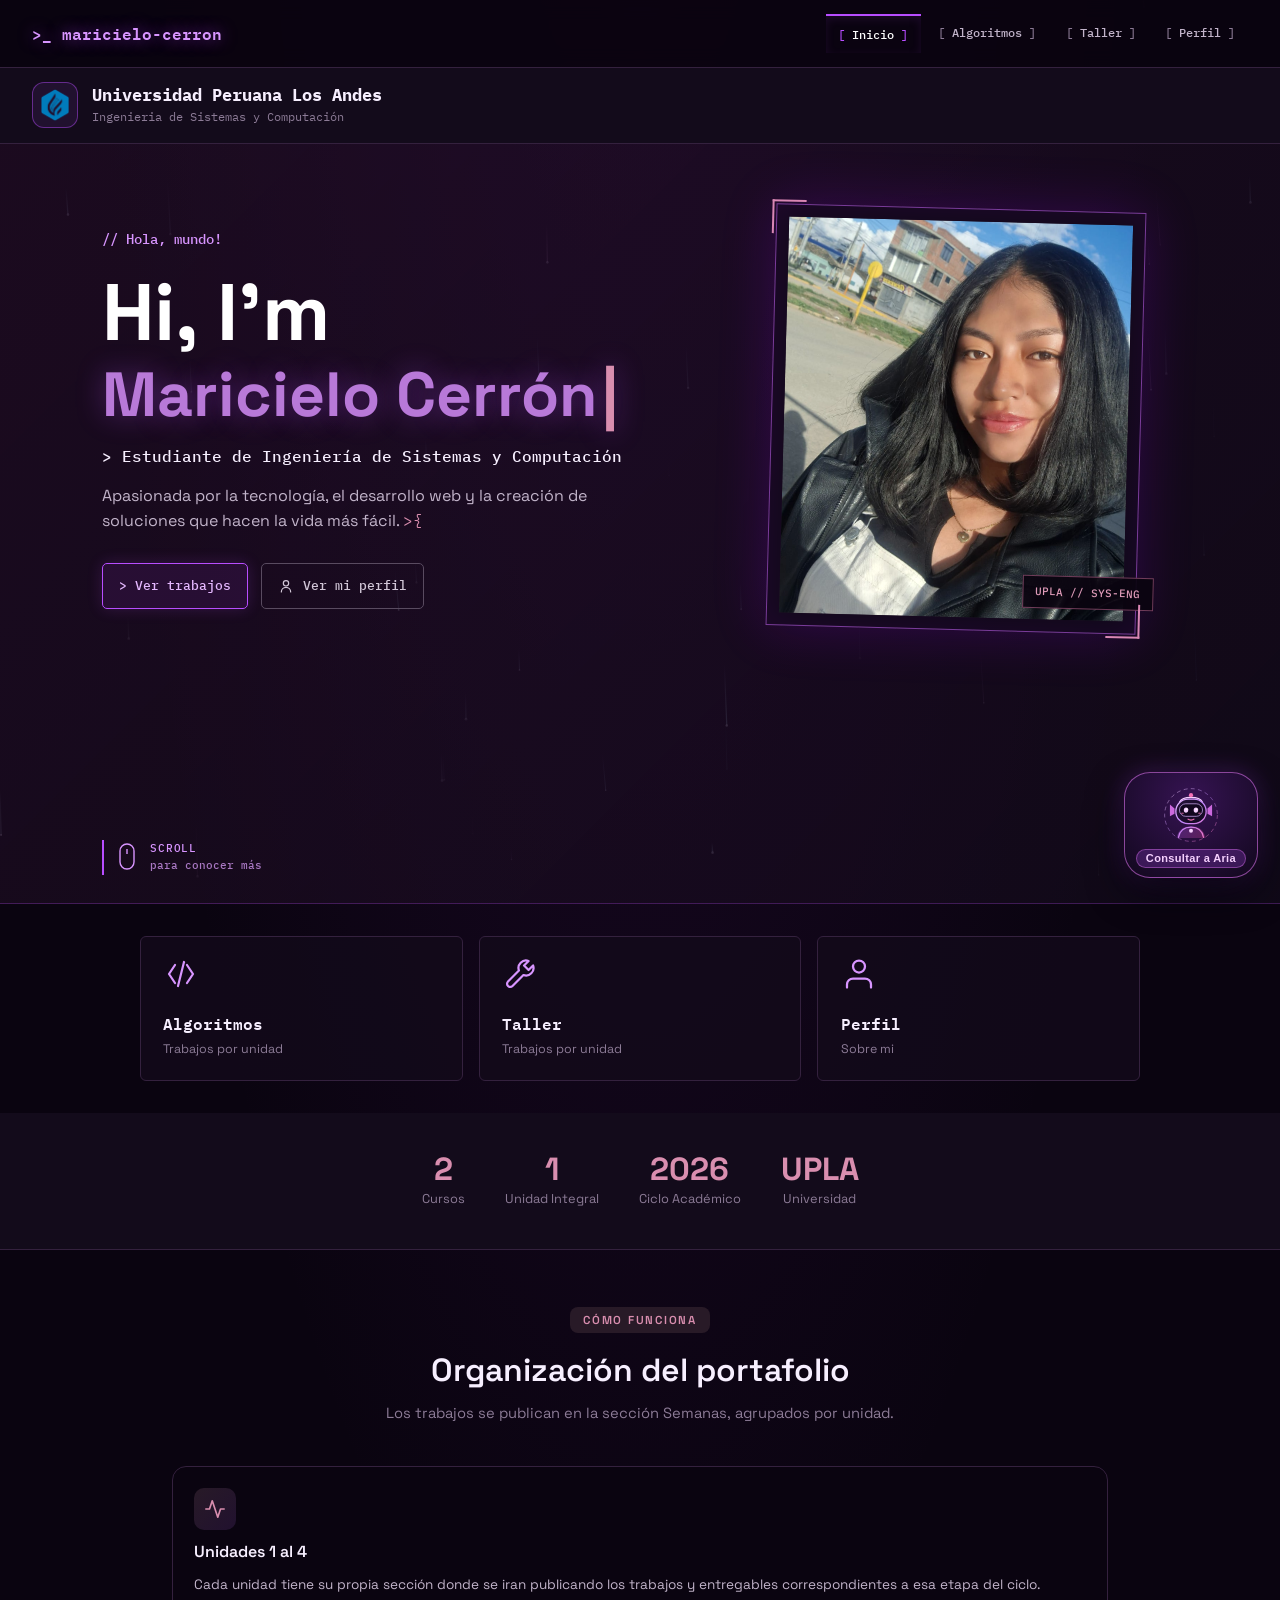
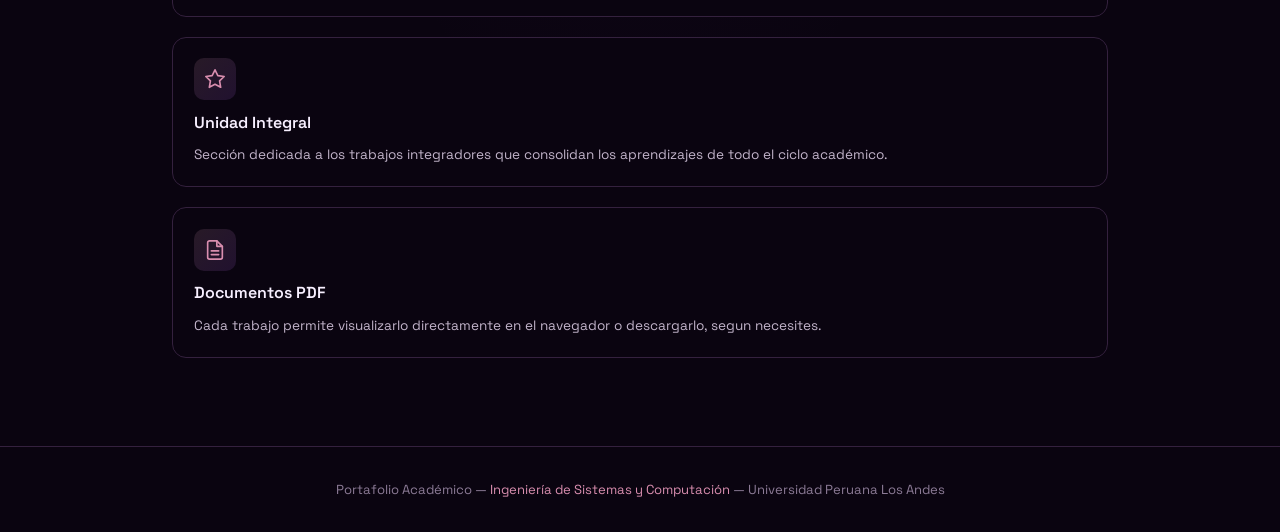
<file: index.html>
<!DOCTYPE html>
<html lang="es">
<head>
  <meta charset="UTF-8" />
  <meta name="viewport" content="width=device-width, initial-scale=1.0" />
  <meta name="description" content="Portafolio academico - Ingenieria de Sistemas y Computacion, Universidad Peruana Los Andes." />
  <title>Portafolio | Inicio</title>
  <link rel="stylesheet" href="css/style.css?v=20261116" />
  <script src="js/star-rain.js" defer></script>
  <script src="js/app.js?v=20261116" defer></script>
  <script src="js/chatbot.js" defer></script>
</head>
<body>

  <!-- NAVBAR -->
  <nav class="navbar" role="navigation" aria-label="Navegacion principal">
    <a href="index.html" class="navbar__brand">&gt;_ maricielo-cerron<span></span></a>

    <button class="navbar__toggle" id="navToggle" aria-label="Abrir menu" aria-expanded="false">
      <span></span><span></span><span></span>
    </button>

    <ul class="navbar__links" id="navLinks" role="list">
      <li><a href="index.html" class="active" aria-current="page">Inicio</a></li>
      <li><a href="algoritmos.html">Algoritmos</a></li>
      <li><a href="taller.html">Taller</a></li>
      <li><a href="perfil.html">Perfil</a></li>
    </ul>
  </nav>

  <!-- IDENTIDAD INSTITUCIONAL -->
  <div class="institution-bar" aria-label="Universidad Peruana Los Andes">
    <div class="institution-bar__logo">
      <img src="img/logo-upla.png" alt="Logo de la Universidad Peruana Los Andes" />
    </div>
    <div>
      <p class="institution-bar__name">Universidad Peruana Los Andes</p>
      <p class="institution-bar__faculty">Ingenieria de Sistemas y Computación</p>
    </div>
  </div>

  <!-- HERO -->
  <header class="hero hero--home">
    <div class="hero__layout">
      <div class="hero__content">
        <p class="hero__subtitle">// Hola, mundo!</p>
        <h1 class="hero__title">Hi, I'm<strong>Maricielo Cerrón<span class="hero__cursor" aria-hidden="true">|</span></strong></h1>
        <h2 class="hero__role">&gt; Estudiante de Ingeniería de Sistemas y Computación</h2>
        <p class="hero__desc">Apasionada por la tecnología, el desarrollo web y la creación de soluciones que hacen la vida más fácil. <span class="hero__desc-mark">&gt;{</span></p>
        <div class="hero__actions">
          <a class="hero__button hero__button--primary" href="#accesos">&gt; Ver trabajos</a>
          <a class="hero__button hero__button--secondary" href="perfil.html">
            <svg viewBox="0 0 24 24" aria-hidden="true"><circle cx="12" cy="8" r="4"/><path d="M5 21a7 7 0 0 1 14 0"/></svg>
            Ver mi perfil
          </a>
        </div>
      </div>
      <div class="hero__visual">
        <div class="hero__portrait">
          <img src="img/foto-perfil.jpeg" alt="Retrato de Maricielo Sarai Cerrón Villar" />
        </div>
        <span class="hero__visual-label">UPLA // SYS-ENG</span>
      </div>
    </div>
    <div class="hero__bottom">
      <a class="scroll-cue" href="#accesos">
        <svg viewBox="0 0 20 28" aria-hidden="true"><rect x="3" y="1" width="14" height="25" rx="7"/><path d="M10 6v5"/></svg>
        <span><strong>SCROLL</strong>para conocer más</span>
      </a>
    </div>
  </header>

  <nav class="hero-cards hero-cards--home" id="accesos" aria-label="Accesos rápidos" role="list">
      <a href="algoritmos.html" class="hero-card" role="listitem" id="acceso-algoritmos">
        <svg viewBox="0 0 24 24" aria-hidden="true">
          <polyline points="8 6 4 12 8 18"/>
          <polyline points="16 6 20 12 16 18"/>
          <line x1="14" y1="4" x2="10" y2="20"/>
        </svg>
        <p class="hero-card__label">Algoritmos</p>
        <p class="hero-card__sub">Trabajos por unidad</p>
      </a>

      <a href="taller.html" class="hero-card" role="listitem" id="acceso-taller">
        <svg viewBox="0 0 24 24" aria-hidden="true">
          <path d="m14.7 6.3 3-3a5 5 0 0 0-6.4 6.4L4 17a2.1 2.1 0 1 0 3 3l7.3-7.3a5 5 0 0 0 6.4-6.4l-3 3-3-3Z"/>
        </svg>
        <p class="hero-card__label">Taller</p>
        <p class="hero-card__sub">Trabajos por unidad</p>
      </a>

      <a href="perfil.html" class="hero-card" role="listitem" id="acceso-perfil">
        <svg viewBox="0 0 24 24" aria-hidden="true">
          <path d="M20 21v-2a4 4 0 0 0-4-4H8a4 4 0 0 0-4 4v2"/>
          <circle cx="12" cy="7" r="4"/>
        </svg>
        <p class="hero-card__label">Perfil</p>
        <p class="hero-card__sub">Sobre mi</p>
      </a>
  </nav>

  <!-- INFO STRIP -->
  <div class="info-strip" role="region" aria-label="Resumen del portafolio">
    <div class="info-strip__item">
      <p class="info-strip__value">2</p>
      <p class="info-strip__label">Cursos</p>
    </div>
    <div class="info-strip__item">
      <p class="info-strip__value">1</p>
      <p class="info-strip__label">Unidad Integral</p>
    </div>
    <div class="info-strip__item">
      <p class="info-strip__value">2026</p>
      <p class="info-strip__label">Ciclo Académico</p>
    </div>
    <div class="info-strip__item">
      <p class="info-strip__value">UPLA</p>
      <p class="info-strip__label">Universidad</p>
    </div>
  </div>

  <!-- SECCION BIENVENIDA -->
  <main>
    <section class="section" aria-label="Descripcion del portafolio">
      <div class="section__header">
        <span class="section__tag">Cómo funciona</span>
        <h2 class="section__title">Organización del portafolio</h2>
        <p class="section__subtitle">Los trabajos se publican en la sección Semanas, agrupados por unidad.</p>
      </div>

      <div class="cards-grid">
        <div class="card" id="info-unidades">
          <div class="card__icon">
            <svg viewBox="0 0 24 24" aria-hidden="true">
              <polyline points="22 12 18 12 15 21 9 3 6 12 2 12"/>
            </svg>
          </div>
          <h3 class="card__title">Unidades 1 al 4</h3>
          <p class="card__desc">Cada unidad tiene su propia sección donde se iran publicando los trabajos y entregables correspondientes a esa etapa del ciclo.</p>
        </div>

        <div class="card" id="info-integral">
          <div class="card__icon">
            <svg viewBox="0 0 24 24" aria-hidden="true">
              <polygon points="12 2 15.09 8.26 22 9.27 17 14.14 18.18 21.02 12 17.77 5.82 21.02 7 14.14 2 9.27 8.91 8.26 12 2"/>
            </svg>
          </div>
          <h3 class="card__title">Unidad Integral</h3>
          <p class="card__desc">Sección dedicada a los trabajos integradores que consolidan los aprendizajes de todo el ciclo académico.</p>
        </div>

        <div class="card" id="info-pdf">
          <div class="card__icon">
            <svg viewBox="0 0 24 24" aria-hidden="true">
              <path d="M14 2H6a2 2 0 0 0-2 2v16a2 2 0 0 0 2 2h12a2 2 0 0 0 2-2V8z"/>
              <polyline points="14 2 14 8 20 8"/>
              <line x1="16" y1="13" x2="8" y2="13"/>
              <line x1="16" y1="17" x2="8" y2="17"/>
            </svg>
          </div>
          <h3 class="card__title">Documentos PDF</h3>
          <p class="card__desc">Cada trabajo permite visualizarlo directamente en el navegador o descargarlo, segun necesites.</p>
        </div>
      </div>
    </section>
  </main>

  <!-- FOOTER -->
  <footer class="footer" role="contentinfo">
    <p>Portafolio Académico &mdash; <span>Ingeniería de Sistemas y Computación</span> &mdash; Universidad Peruana Los Andes</p>
  </footer>

</body>
</html>
</file>
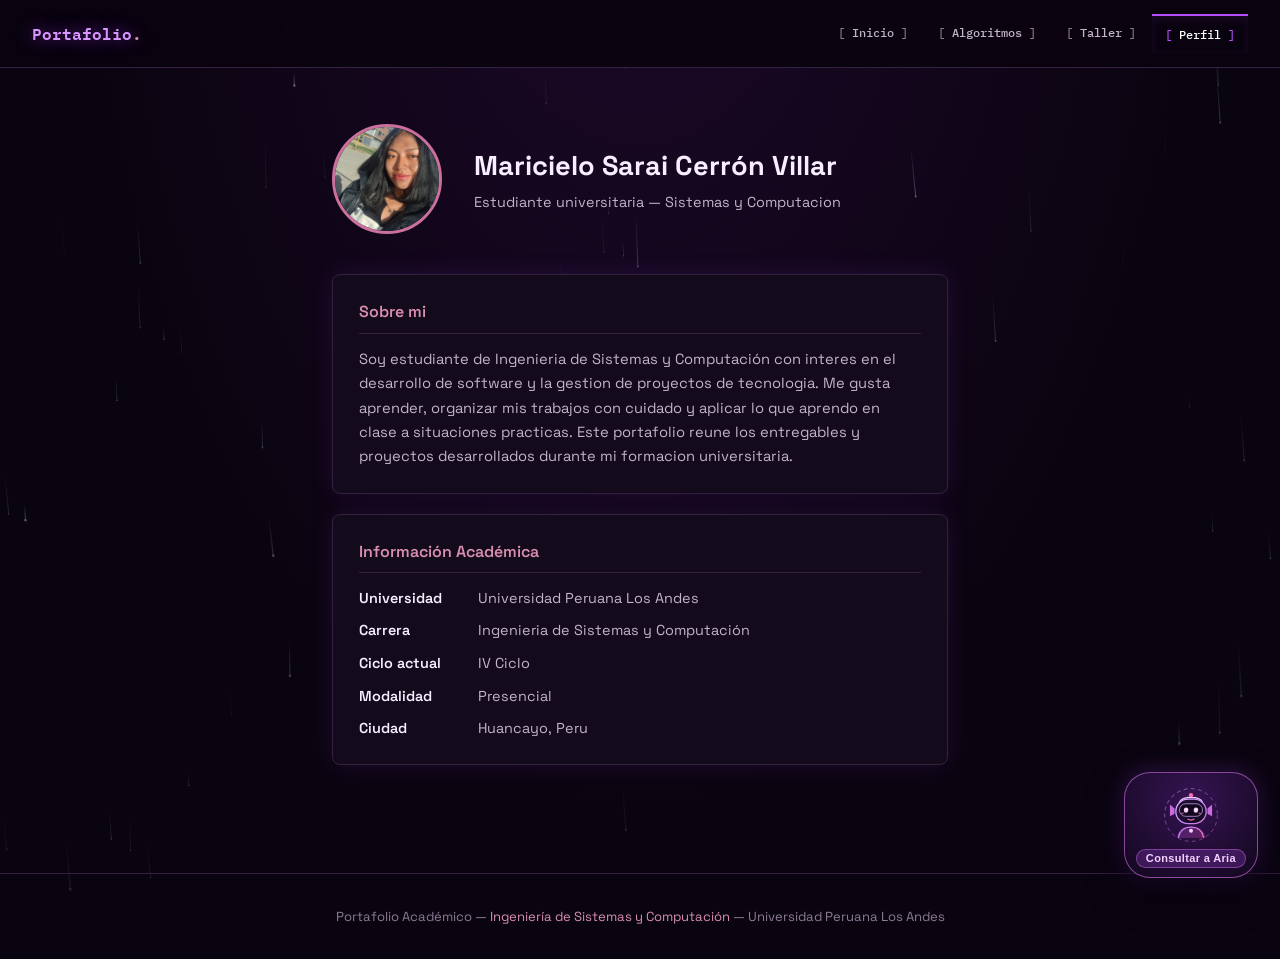
<file: perfil.html>
<!DOCTYPE html>
<html lang="es">
<head>
  <meta charset="UTF-8" />
  <meta name="viewport" content="width=device-width, initial-scale=1.0" />
  <meta name="description" content="Perfil academico - Estudiante de Ingenieria de Sistemas y Computacion, UPLA." />
  <title>Portafolio | Perfil</title>
  <link rel="stylesheet" href="css/style.css?v=20261116" />
  <script src="js/star-rain.js" defer></script>
  <script src="js/app.js?v=20261116" defer></script>
  <script src="js/chatbot.js" defer></script>
</head>
<body>

  <nav class="navbar" role="navigation" aria-label="Navegacion principal">
    <a href="index.html" class="navbar__brand">Portafolio<span>.</span></a>

    <button class="navbar__toggle" id="navToggle" aria-label="Abrir menu" aria-expanded="false">
      <span></span><span></span><span></span>
    </button>

    <ul class="navbar__links" id="navLinks" role="list">
      <li><a href="index.html">Inicio</a></li>
      <li><a href="algoritmos.html">Algoritmos</a></li>
      <li><a href="taller.html">Taller</a></li>
      <li><a href="perfil.html" class="active" aria-current="page">Perfil</a></li>
    </ul>
  </nav>

  <!-- CONTENIDO -->
  <main>
    <div class="profile-wrapper" id="perfilMain">

      <header class="profile-header">
        <div class="profile-avatar">
          <img src="img/foto-perfil.jpeg" alt="Foto de perfil de Maricielo Sarai Cerrón Villar" />
        </div>
        <div class="profile-header__info">
          <h1>Maricielo Sarai Cerrón Villar</h1>
          <p>Estudiante universitaria &mdash; Sistemas y Computacion</p>
        </div>
      </header>

      <section class="profile-section" aria-labelledby="sobre-mi-titulo">
        <h2 id="sobre-mi-titulo">Sobre mi</h2>
        <p>
          Soy estudiante de Ingenieria de Sistemas y Computación con interes en el desarrollo de software y la gestion de proyectos de tecnologia.
          Me gusta aprender, organizar mis trabajos con cuidado y aplicar lo que aprendo en clase a situaciones practicas.
          Este portafolio reune los entregables y proyectos desarrollados durante mi formacion universitaria.
        </p>
      </section>

      <section class="profile-section" aria-labelledby="info-academica-titulo">
        <h2 id="info-academica-titulo">Información Académica</h2>
        <ul class="info-list">
          <li><strong>Universidad</strong> Universidad Peruana Los Andes</li>
          <li><strong>Carrera</strong> Ingenieria de Sistemas y Computación</li>
          <li><strong>Ciclo actual</strong> IV Ciclo</li>
          <li><strong>Modalidad</strong> Presencial</li>
          <li><strong>Ciudad</strong> Huancayo, Peru</li>
        </ul>
      </section>

    </div>
  </main>

  <!-- FOOTER -->
  <footer class="footer" role="contentinfo">
    <p>Portafolio Académico &mdash; <span>Ingeniería de Sistemas y Computación</span> &mdash; Universidad Peruana Los Andes</p>
  </footer>

</body>
</html>
</file>
<file: css/style.css>
@import url('https://fonts.googleapis.com/css2?family=IBM+Plex+Mono:wght@400;500;600&family=Space+Grotesk:wght@400;500;600;700&display=swap');

:root {
  --color-bg:         #0a0410;
  --color-surface:    #130b1b;
  --color-rose:       #cb6f9c;
  --color-rose-light: #281a27;
  --color-rose-dark:  #d98eaf;
  --color-lilac:      #b84dff;
  --color-lilac-light:#21112f;
  --color-beige:      #1a1020;
  --color-text:       #f7efff;
  --color-text-soft:  #c2b4ca;
  --color-text-muted: #8c7b96;
  --color-border:     #34213e;
  --shadow-soft:      0 0 24px rgba(184, 77, 255, 0.12);
  --shadow-hover:     0 0 26px rgba(203, 111, 156, 0.16);
  --radius-card:      8px;
  --radius-btn:       8px;
  --font-heading:     'Space Grotesk', 'Trebuchet MS', sans-serif;
  --font-body:        'Space Grotesk', system-ui, sans-serif;
  --font-mono:        'IBM Plex Mono', 'Courier New', monospace;
  --transition:       0.3s ease;
}

*, *::before, *::after { box-sizing: border-box; margin: 0; padding: 0; }
html { scroll-behavior: smooth; }
body {
  isolation: isolate;
  background-color: var(--color-bg);
  background-image: radial-gradient(ellipse at 50% -25%, rgba(112, 28, 150, 0.2), transparent 62%);
  color: var(--color-text);
  font-family: var(--font-body);
  font-size: 16px;
  line-height: 1.6;
  min-height: 100vh;
}
img { max-width: 100%; display: block; }
.star-rain {
  position: fixed;
  inset: 0;
  display: block;
  width: 100%;
  height: 100%;
  z-index: -1;
  opacity: 0.62;
  pointer-events: none;
}
a { color: inherit; text-decoration: none; }

.navbar {
  position: sticky;
  top: 0;
  z-index: 100;
  background: rgba(10, 4, 16, 0.92);
  backdrop-filter: blur(10px);
  border-bottom: 1px solid var(--color-border);
  padding: 0 2rem;
  height: 68px;
  display: flex;
  align-items: center;
  justify-content: space-between;
}

.navbar__brand {
  font-family: var(--font-mono);
  font-size: 1rem;
  font-weight: 600;
  color: #d895ff;
  text-shadow: 0 0 16px rgba(184, 77, 255, 0.65);
}
.navbar__brand span { color: var(--color-rose-dark); }

.navbar__links {
  display: flex;
  gap: 0.25rem;
  list-style: none;
}

.navbar__links a {
  position: relative;
  display: block;
  padding: 0.55rem 0.8rem;
  font-family: var(--font-mono);
  font-size: 0.76rem;
  font-weight: 500;
  color: var(--color-text-soft);
  transition: color var(--transition);
}
.navbar__links a::before { content: "[ "; color: var(--color-text-muted); }
.navbar__links a::after { content: " ]"; color: var(--color-text-muted); }
.navbar__links a.active::before { color: var(--color-lilac); }
.navbar__links a.active { color: #fff; border-top: 2px solid var(--color-lilac); box-shadow: inset 0 3px 10px rgba(184, 77, 255, 0.1); }
.navbar__links a.active::after { color: var(--color-lilac); }
.navbar__links a:hover,
.navbar__links a.active {
  color: #fff;
}

.navbar__toggle {
  display: none;
  flex-direction: column;
  gap: 5px;
  cursor: pointer;
  background: none;
  border: none;
  padding: 4px;
}
.navbar__toggle span {
  display: block;
  width: 24px;
  height: 2px;
  background: var(--color-lilac);
  border-radius: 2px;
  transition: var(--transition);
}

.institution-bar {
  display: flex;
  align-items: center;
  gap: 0.85rem;
  padding: 0.9rem 2rem;
  background: var(--color-surface);
  border-bottom: 1px solid var(--color-border);
}
.institution-bar__logo {
  width: 46px;
  height: 46px;
  display: grid;
  place-items: center;
  border-radius: 12px;
  background: var(--color-lilac-light);
  border: 1px solid rgba(184, 77, 255, 0.45);
  flex-shrink: 0;
}
.institution-bar__logo img {
  width: 32px;
  height: 32px;
  object-fit: contain;
}
.institution-bar__name {
  font-family: var(--font-heading);
  font-size: 1.05rem;
  font-weight: 700;
  color: var(--color-text);
  line-height: 1.2;
}
.institution-bar__faculty {
  font-size: 0.72rem;
  color: var(--color-text-muted);
  margin-top: 0.2rem;
}
.institution-bar__name,
.institution-bar__faculty { font-family: var(--font-mono); }

/* ============================================================
   INICIO - HERO
   ============================================================ */
.hero {
  background: linear-gradient(135deg, rgba(40, 16, 43, 0.58), rgba(19, 11, 27, 0.72));
  padding: 5rem 2rem 4rem;
  text-align: center;
  border-bottom: 1px solid var(--color-border);
}
.hero--home {
  position: relative;
  isolation: isolate;
  min-height: min(760px, calc(100svh - 130px));
  padding: 4rem clamp(1.5rem, 8vw, 8rem) 1.5rem;
  display: flex;
  flex-direction: column;
  justify-content: center;
  text-align: left;
  overflow: hidden;
  border-bottom-color: rgba(184, 77, 255, 0.25);
}
.hero__layout {
  position: relative;
  z-index: 1;
  width: min(1120px, 100%);
  margin: 0 auto;
  display: grid;
  grid-template-columns: minmax(0, 1.1fr) minmax(280px, 0.9fr);
  align-items: center;
  gap: clamp(2rem, 7vw, 7rem);
}
.hero__content { min-width: 0; }
.hero--home .hero__subtitle {
  width: fit-content;
  margin-bottom: 1.4rem;
  color: #d895ff;
  font: 500 0.9rem/1.5 var(--font-mono);
  letter-spacing: 0;
  text-transform: none;
}
.hero--home .hero__title {
  margin-bottom: 1.1rem;
  color: #fff;
  font-family: var(--font-heading);
  font-size: 5rem;
  line-height: 1.02;
}
.hero--home .hero__title strong {
  display: block;
  margin-top: 0.15em;
  color: #b879d8;
  font-size: 0.78em;
  text-shadow: 0 0 28px rgba(184, 77, 255, 0.38);
}
.hero__cursor {
  display: inline-block;
  margin-left: 0.08em;
  color: var(--color-rose-dark);
  animation: cursor-blink 1s steps(2, start) infinite;
}
@keyframes cursor-blink { to { visibility: hidden; } }
.hero--home .hero__role {
  margin-bottom: 0.8rem;
  color: #f7efff;
  font: 500 1rem/1.6 var(--font-mono);
}
.hero--home .hero__desc {
  max-width: 570px;
  margin: 0 0 1.8rem;
  color: var(--color-text-soft);
  font-size: 1rem;
  font-weight: 400;
}
.hero__desc-mark { color: var(--color-rose-dark); font-family: var(--font-mono); }
.hero__actions { display: flex; align-items: center; flex-wrap: wrap; gap: 0.8rem; }
.hero__button {
  display: inline-flex;
  min-height: 46px;
  align-items: center;
  justify-content: center;
  gap: 0.55rem;
  padding: 0.7rem 1rem;
  border: 1px solid var(--color-lilac);
  border-radius: 5px;
  color: #e5b8ff;
  font: 500 0.82rem var(--font-mono);
  transition: transform var(--transition), box-shadow var(--transition), background var(--transition);
}
.hero__button:hover { transform: translateY(-2px); box-shadow: 0 0 20px rgba(184, 77, 255, 0.32); }
.hero__button--primary { background: rgba(110, 34, 151, 0.18); box-shadow: 0 0 15px rgba(184, 77, 255, 0.18); }
.hero__button--secondary { border-color: #594b60; color: #d2c7d8; }
.hero__button svg { width: 16px; height: 16px; fill: none; stroke: currentColor; stroke-width: 1.8; stroke-linecap: round; stroke-linejoin: round; }
.hero__visual {
  position: relative;
  width: min(100%, 370px);
  justify-self: center;
  padding: 12px;
  border: 1px solid rgba(197, 97, 246, 0.58);
  background: rgba(19, 11, 27, 0.72);
  box-shadow: 0 0 55px rgba(162, 0, 255, 0.2), inset 0 0 32px rgba(162, 0, 255, 0.08);
  transform: rotate(1.5deg);
}
.hero__visual::before,
.hero__visual::after { content: ""; position: absolute; width: 34px; height: 34px; border-color: #d987b4; border-style: solid; }
.hero__visual::before { top: -5px; left: -5px; border-width: 2px 0 0 2px; }
.hero__visual::after { right: -5px; bottom: -5px; border-width: 0 2px 2px 0; }
.hero__portrait { aspect-ratio: 4 / 4.6; overflow: hidden; background: #1c1024; }
.hero__portrait img { width: 100%; height: 100%; object-fit: cover; object-position: center 35%; filter: saturate(0.86) contrast(1.04); }
.hero__visual-label {
  position: absolute;
  right: -1.1rem;
  bottom: 1.4rem;
  padding: 0.55rem 0.75rem;
  border: 1px solid rgba(203, 111, 156, 0.52);
  background: rgba(10, 4, 16, 0.92);
  color: #df9bb9;
  font: 500 0.68rem var(--font-mono);
}
.hero__bottom {
  position: relative;
  z-index: 1;
  width: min(1120px, 100%);
  margin: auto auto 0;
  padding-top: 2.5rem;
}
.scroll-cue { display: inline-flex; align-items: center; gap: 0.8rem; border-left: 2px solid var(--color-lilac); padding-left: 0.8rem; color: #a978c3; font: 500 0.68rem/1.6 var(--font-mono); }
.scroll-cue strong { display: block; color: #d895ff; font-weight: 500; letter-spacing: 0.08em; }
.scroll-cue svg { width: 20px; height: 28px; fill: none; stroke: #d895ff; stroke-width: 1.4; }
.hero__subtitle {
  font-size: 0.8rem;
  font-weight: 600;
  letter-spacing: 0.22em;
  text-transform: uppercase;
  color: var(--color-rose-dark);
  margin-bottom: 1rem;
}
.hero__title {
  font-family: var(--font-heading);
  font-size: clamp(2.2rem, 5vw, 3.5rem);
  font-weight: 700;
  color: var(--color-text);
  line-height: 1.2;
  margin-bottom: 1rem;
}
.hero__title em {
  font-style: italic;
  color: var(--color-rose-dark);
}
.hero__desc {
  max-width: 500px;
  margin: 0 auto 2rem;
  font-size: 1rem;
  color: var(--color-text-soft);
  font-weight: 300;
}

.home-profile {
  max-width: 980px;
  margin: 0 auto 1.5rem;
  padding: 1rem 2rem 0;
  display: flex;
  align-items: center;
  justify-content: center;
  gap: 1.1rem;
  flex-wrap: wrap;
}

.home-profile__avatar {
  width: 88px;
  height: 88px;
  border: 3px solid rgba(196, 125, 144, 0.4);
  box-shadow: var(--shadow-soft);
}

.home-profile__info {
  text-align: center;
}

.home-profile__info h2 {
  font-family: var(--font-heading);
  font-size: clamp(1.2rem, 2vw, 1.6rem);
  font-weight: 700;
  color: var(--color-text);
  margin-top: 0.3rem;
}

/* Tarjetas de acceso rapido en inicio */
.hero-cards {
  display: flex;
  gap: 1rem;
  justify-content: center;
  flex-wrap: wrap;
  margin-top: 2rem;
}
.hero-card {
  background: rgba(255,255,255,0.7);
  border: 1px solid var(--color-border);
  border-radius: var(--radius-card);
  padding: 1.5rem 2rem;
  width: 200px;
  text-align: center;
  transition: transform var(--transition), box-shadow var(--transition);
  cursor: pointer;
}
.hero-card:hover {
  transform: translateY(-5px);
  box-shadow: var(--shadow-hover);
}
.hero-card svg {
  width: 36px;
  height: 36px;
  stroke: var(--color-rose-dark);
  fill: none;
  stroke-width: 1.5;
  stroke-linecap: round;
  stroke-linejoin: round;
  margin: 0 auto 0.75rem;
}
.hero-card__label {
  font-family: var(--font-heading);
  font-size: 1rem;
  font-weight: 600;
  color: var(--color-text);
  margin-bottom: 0.25rem;
}
.hero-card__sub {
  font-size: 0.78rem;
  color: var(--color-text-muted);
}
.hero-cards--home {
  width: min(1000px, calc(100% - 3rem));
  margin: 0 auto;
  padding: 2rem 0;
  display: grid;
  grid-template-columns: repeat(3, minmax(0, 1fr));
}
.hero-cards--home .hero-card {
  width: auto;
  padding: 1.2rem 1.4rem;
  background: rgba(19, 11, 27, 0.8);
  border-color: var(--color-border);
  border-radius: 6px;
  text-align: left;
}
.hero-cards--home .hero-card:hover { border-color: var(--color-lilac); }
.hero-cards--home .hero-card svg { margin: 0 0 0.7rem; stroke: #d895ff; }
.hero-cards--home .hero-card__label { font-family: var(--font-mono); color: var(--color-text); }
.hero-cards--home .hero-card__sub { color: var(--color-text-muted); }

/* Info strip en inicio */
.info-strip {
  display: flex;
  justify-content: center;
  gap: 2.5rem;
  flex-wrap: wrap;
  padding: 2.5rem 2rem;
  border-bottom: 1px solid var(--color-border);
  background: var(--color-surface);
}
.info-strip__item {
  text-align: center;
}
.info-strip__value {
  font-family: var(--font-heading);
  font-size: 2rem;
  font-weight: 700;
  color: var(--color-rose-dark);
  line-height: 1;
}
.info-strip__label {
  font-size: 0.8rem;
  color: var(--color-text-muted);
  margin-top: 0.25rem;
}

/* ============================================================
   SECCION GENERICA
   ============================================================ */
.section {
  padding: 3.5rem 2rem;
  max-width: 1000px;
  margin: 0 auto;
}
.section__header {
  text-align: center;
  margin-bottom: 2.5rem;
}
.section__tag {
  display: inline-block;
  font-size: 0.72rem;
  font-weight: 600;
  letter-spacing: 0.15em;
  text-transform: uppercase;
  color: var(--color-rose-dark);
  background: var(--color-rose-light);
  padding: 0.22rem 0.85rem;
  border-radius: var(--radius-btn);
  margin-bottom: 0.75rem;
}
.section__title {
  font-family: var(--font-heading);
  font-size: clamp(1.5rem, 3vw, 2rem);
  font-weight: 600;
  color: var(--color-text);
  margin-bottom: 0.4rem;
}
.section__subtitle {
  font-size: 0.92rem;
  color: var(--color-text-muted);
}

/* ============================================================
   SEMANAS - ACORDEON POR UNIDAD
   ============================================================ */
.units-list {
  display: flex;
  flex-direction: column;
  gap: 1rem;
}

/* Cabecera de unidad (boton acordeon) */
.unit {
  background: var(--color-surface);
  border: 1px solid var(--color-border);
  border-radius: var(--radius-card);
  overflow: hidden;
  box-shadow: var(--shadow-soft);
}

.unit__header {
  width: 100%;
  display: flex;
  align-items: center;
  justify-content: space-between;
  padding: 1.2rem 1.5rem;
  background: none;
  border: none;
  cursor: pointer;
  text-align: left;
  gap: 1rem;
  transition: background var(--transition);
}
.unit__header:hover {
  background: var(--color-rose-light);
}
.unit__header:hover .unit__title,
.unit__header:hover .unit__meta {
  color: var(--color-rose-dark);
}

.unit__left {
  display: flex;
  align-items: center;
  gap: 1rem;
}

.unit__dot {
  width: 40px;
  height: 40px;
  border-radius: 50%;
  background: linear-gradient(135deg, var(--color-rose-light), var(--color-lilac-light));
  display: flex;
  align-items: center;
  justify-content: center;
  flex-shrink: 0;
  font-family: var(--font-heading);
  font-size: 0.85rem;
  font-weight: 700;
  color: var(--color-rose-dark);
  border: 1.5px solid var(--color-rose);
}

.unit__title {
  font-family: var(--font-heading);
  font-size: 1.05rem;
  font-weight: 600;
  color: var(--color-text);
  transition: color var(--transition);
}
.unit__meta {
  font-size: 0.78rem;
  color: var(--color-text-muted);
  margin-top: 0.1rem;
  transition: color var(--transition);
}

.unit__chevron {
  width: 20px;
  height: 20px;
  stroke: var(--color-text-muted);
  fill: none;
  stroke-width: 2;
  stroke-linecap: round;
  stroke-linejoin: round;
  transition: transform var(--transition);
  flex-shrink: 0;
}
.unit.open .unit__chevron {
  transform: rotate(180deg);
}

/* Cuerpo del acordeon */
.unit__body {
  display: none;
  padding: 0 1.5rem 1.5rem;
  border-top: 1px solid var(--color-border);
}
.unit.open .unit__body {
  display: block;
}

/* Mensaje cuando no hay trabajos aun */
.unit__empty {
  text-align: center;
  padding: 2rem 1rem;
  color: var(--color-text-muted);
  font-size: 0.88rem;
}
.unit__empty svg {
  width: 36px;
  height: 36px;
  stroke: var(--color-border);
  fill: none;
  stroke-width: 1.5;
  stroke-linecap: round;
  stroke-linejoin: round;
  margin: 0 auto 0.75rem;
}

/* Grid de tarjetas dentro de cada unidad */
.cards-grid {
  display: grid;
  grid-template-columns: 1fr;
  gap: 1.25rem;
  margin-top: 1.25rem;
  align-items: stretch;
}

.card--list {
  gap: 0.8rem;
}

.task-list {
  list-style: none;
  display: grid;
  gap: 0.6rem;
  margin-top: 0.2rem;
}

.task-list li {
  position: relative;
  padding: 0.7rem 0.75rem 0.7rem 2.1rem;
  border-radius: 12px;
  background: rgba(255, 255, 255, 0.5);
  border: 1px solid var(--color-border);
  color: var(--color-text-soft);
  font-size: 0.82rem;
  line-height: 1.55;
}

.task-list li::before {
  content: "";
  position: absolute;
  left: 0.85rem;
  top: 0.95rem;
  width: 8px;
  height: 8px;
  border-radius: 50%;
  background: linear-gradient(135deg, var(--color-rose), var(--color-lilac));
}

.task-list strong {
  color: var(--color-rose-dark);
}

/* ============================================================
   TARJETA DE TRABAJO
   ============================================================ */
.card {
  background: var(--color-bg);
  border: 1px solid var(--color-border);
  border-radius: 14px;
  padding: 1.3rem;
  display: flex;
  flex-direction: column;
  gap: 0.7rem;
  height: 100%;
  transition: transform var(--transition), box-shadow var(--transition);
}
.card:hover {
  transform: translateY(-5px);
  box-shadow: var(--shadow-hover);
}

.card__badge {
  display: inline-flex;
  font-size: 0.68rem;
  font-weight: 600;
  letter-spacing: 0.1em;
  text-transform: uppercase;
  color: var(--color-lilac);
  background: var(--color-lilac-light);
  padding: 0.18rem 0.65rem;
  border-radius: var(--radius-btn);
  width: fit-content;
}

.card__icon {
  width: 42px;
  height: 42px;
  background: linear-gradient(135deg, var(--color-rose-light), var(--color-lilac-light));
  border-radius: 10px;
  display: flex;
  align-items: center;
  justify-content: center;
}
.card__icon svg {
  width: 22px;
  height: 22px;
  stroke: var(--color-rose-dark);
  fill: none;
  stroke-width: 1.8;
  stroke-linecap: round;
  stroke-linejoin: round;
}

.card__title {
  font-family: var(--font-heading);
  font-size: 1rem;
  font-weight: 600;
  color: var(--color-text);
  line-height: 1.35;
}
.card__date {
  font-size: 0.75rem;
  color: var(--color-text-muted);
}
.card__desc {
  font-size: 0.85rem;
  color: var(--color-text-soft);
  line-height: 1.55;
  flex: 1;
}
.card__actions {
  display: flex;
  gap: 0.5rem;
  margin-top: 0.2rem;
  flex-wrap: wrap;
}

.card--files {
  gap: 0.9rem;
  min-height: 100%;
}

.week-panel {
  width: 100%;
  padding: 0;
  overflow: hidden;
  border: 1px solid var(--color-border);
  background: rgba(255,255,255,0.55);
}

.week-panel__header {
  width: 100%;
  display: flex;
  align-items: center;
  justify-content: space-between;
  gap: 1rem;
  padding: 1rem 1.1rem;
  background: transparent;
  border: none;
  border-bottom: 1px solid var(--color-border);
  cursor: pointer;
  text-align: left;
}

.week-panel__header .card__badge {
  margin-right: auto;
}

.week-panel__title {
  font-family: var(--font-heading);
  font-size: 1.1rem;
  font-weight: 700;
  color: var(--color-text);
}

.week-panel__chevron {
  width: 20px;
  height: 20px;
  stroke: var(--color-text-muted);
  fill: none;
  stroke-width: 2;
  stroke-linecap: round;
  stroke-linejoin: round;
  transition: transform var(--transition);
  flex-shrink: 0;
}

.week-panel.is-open .week-panel__chevron {
  transform: rotate(180deg);
}

.week-panel__body {
  display: block;
  padding: 1rem 1.1rem 1.1rem;
}

.week-panel:not(.is-open) .week-panel__body {
  display: none;
}

.exercise-list {
  display: grid;
  gap: 0.75rem;
  width: 100%;
}

.exercise-group {
  overflow: hidden;
  border: 1px solid var(--color-border);
  border-radius: 12px;
  background: rgba(255,255,255,0.55);
}

.exercise-group__header {
  display: flex;
  align-items: center;
  gap: 0.75rem;
  padding: 0.85rem 1rem;
  cursor: pointer;
  list-style: none;
}

.exercise-group__header::-webkit-details-marker {
  display: none;
}

.exercise-group__title {
  color: var(--color-text);
  font-weight: 700;
  font-size: 0.9rem;
}

.exercise-group__count {
  margin-left: auto;
  color: var(--color-text-muted);
  font-size: 0.75rem;
}

.exercise-group__chevron {
  width: 18px;
  height: 18px;
  stroke: var(--color-text-muted);
  fill: none;
  stroke-width: 2;
  stroke-linecap: round;
  stroke-linejoin: round;
  transition: transform var(--transition);
  flex-shrink: 0;
}

.exercise-group[open] .exercise-group__chevron {
  transform: rotate(180deg);
}

.exercise-group > .file-list {
  padding: 0.85rem;
  border-top: 1px solid var(--color-border);
}

.card--files .card__desc {
  flex: none;
}

.file-list {
  display: grid;
  grid-template-columns: repeat(2, minmax(0, 1fr));
  gap: 0.9rem;
  margin-top: 0;
  width: 100%;
  align-items: stretch;
}

.file-list--dense {
  grid-template-columns: repeat(2, minmax(0, 1fr));
  margin-top: 0;
}

.file-item {
  display: flex;
  align-items: center;
  justify-content: space-between;
  gap: 0.8rem;
  padding: 0.8rem 0.85rem;
  border: 1px solid var(--color-border);
  border-radius: 12px;
  background: rgba(255,255,255,0.7);
  transition: transform var(--transition), border-color var(--transition), box-shadow var(--transition);
}

.file-item:hover {
  transform: translateY(-2px);
  border-color: rgba(196, 125, 144, 0.6);
  box-shadow: var(--shadow-soft);
}

.file-item__meta {
  display: flex;
  align-items: center;
  gap: 0.75rem;
  min-width: 0;
  flex: 1;
}

.file-item__thumb {
  width: 60px;
  height: 60px;
  object-fit: cover;
  border-radius: 10px;
  border: 1px solid rgba(196, 125, 144, 0.28);
  background: linear-gradient(135deg, rgba(196, 125, 144, 0.1), rgba(142, 122, 213, 0.12));
  flex-shrink: 0;
  box-shadow: 0 8px 18px rgba(64, 36, 52, 0.08);
}

.file-item__body {
  min-width: 0;
  flex: 1;
}

.file-item__body strong {
  display: block;
  color: var(--color-text);
  font-size: 0.8rem;
  line-height: 1.4;
}

.file-item__body small {
  display: block;
  color: var(--color-text-muted);
  font-size: 0.7rem;
  overflow: hidden;
  text-overflow: ellipsis;
  white-space: nowrap;
  margin-top: 0.15rem;
}

.file-item__actions {
  display: flex;
  align-items: center;
  gap: 0.5rem;
  flex-wrap: wrap;
  justify-content: flex-end;
}

.file-item__view,
.file-item__download {
  display: inline-flex;
  align-items: center;
  justify-content: center;
  padding: 0.38rem 0.72rem;
  border-radius: 999px;
  font-size: 0.72rem;
  font-weight: 600;
  transition: background var(--transition), color var(--transition), transform var(--transition);
  text-decoration: none;
}

.file-item__view {
  background: linear-gradient(135deg, var(--color-rose), var(--color-rose-dark));
  color: #fff;
}

.file-item__download {
  border: 1px solid var(--color-rose);
  color: var(--color-rose-dark);
  background: transparent;
}

.file-item__view:hover,
.file-item__download:hover {
  transform: translateY(-1px);
}

/* ============================================================
   LIGHTBOX MEJORADO CON ZOOM Y DESPLAZAMIENTO
   ============================================================ */
.lightbox {
  position: fixed;
  inset: 0;
  background: rgba(6, 6, 10, 0.96) !important;
  backdrop-filter: blur(10px);
  -webkit-backdrop-filter: blur(10px);
  display: flex !important;
  flex-direction: column !important;
  opacity: 0;
  visibility: hidden;
  transition: opacity 0.22s ease, visibility 0.22s ease;
  z-index: 99999 !important;
  user-select: none;
}

.lightbox.open {
  opacity: 1 !important;
  visibility: visible !important;
}

.lightbox__header {
  display: flex;
  align-items: center;
  justify-content: space-between;
  gap: 1rem;
  padding: 0.75rem 1.4rem;
  background: rgba(18, 18, 24, 0.95);
  border-bottom: 1px solid rgba(255, 255, 255, 0.12);
  z-index: 20;
  flex-shrink: 0;
  flex-wrap: wrap;
}

.lightbox__title-wrap {
  display: flex;
  align-items: center;
  gap: 0.75rem;
}

.lightbox__title {
  color: #ffffff;
  font-family: inherit;
  font-size: 0.95rem;
  font-weight: 600;
  letter-spacing: 0.02em;
}

.lightbox__zoom-badge {
  display: inline-flex;
  align-items: center;
  justify-content: center;
  background: rgba(196, 125, 144, 0.25);
  color: #fbd6df;
  border: 1px solid rgba(196, 125, 144, 0.5);
  padding: 0.18rem 0.55rem;
  border-radius: 6px;
  font-size: 0.75rem;
  font-weight: 700;
  font-family: monospace;
  min-width: 48px;
}

.lightbox__actions {
  display: flex;
  align-items: center;
  gap: 0.45rem;
  flex-wrap: wrap;
}

.lightbox__btn {
  display: inline-flex;
  align-items: center;
  gap: 0.4rem;
  padding: 0.42rem 0.8rem;
  border-radius: 8px;
  background: rgba(255, 255, 255, 0.12);
  border: 1px solid rgba(255, 255, 255, 0.2);
  color: #ffffff !important;
  font-size: 0.78rem;
  font-weight: 600;
  cursor: pointer;
  transition: background 0.15s ease, transform 0.15s ease, border-color 0.15s ease;
  text-decoration: none !important;
  line-height: 1;
  font-family: inherit;
}

.lightbox__btn:hover {
  background: rgba(255, 255, 255, 0.26);
  transform: translateY(-1px);
}

.lightbox__btn:active {
  transform: translateY(0);
}

.lightbox__btn svg {
  width: 15px;
  height: 15px;
  stroke: currentColor;
  stroke-width: 2.2;
  fill: none;
  stroke-linecap: round;
  stroke-linejoin: round;
  flex-shrink: 0;
}

.lightbox__btn--primary {
  background: linear-gradient(135deg, #c47d90, #9a4862) !important;
  border-color: #c47d90 !important;
  color: #ffffff !important;
}

.lightbox__btn--primary:hover {
  background: linear-gradient(135deg, #d48c9f, #ab526d) !important;
}

.lightbox__btn--close {
  background: rgba(220, 53, 69, 0.3) !important;
  border-color: rgba(220, 53, 69, 0.6) !important;
  color: #ffc2c9 !important;
  margin-left: 0.4rem;
}

.lightbox__btn--close:hover {
  background: #dc3545 !important;
  border-color: #dc3545 !important;
  color: #ffffff !important;
}

.lightbox__stage {
  flex: 1;
  width: 100%;
  height: 100%;
  position: relative;
  overflow: auto !important; /* Barras de desplazamiento reales */
  display: flex;
  padding: 1.5rem;
  scrollbar-width: thin;
  scrollbar-color: rgba(196, 125, 144, 0.75) rgba(14, 14, 20, 0.9);
  touch-action: pan-x pan-y;
  -webkit-overflow-scrolling: touch;
}

.lightbox__stage::-webkit-scrollbar {
  width: 12px;
  height: 12px;
}

.lightbox__stage::-webkit-scrollbar-track {
  background: rgba(14, 14, 20, 0.85);
  border-radius: 8px;
}

.lightbox__stage::-webkit-scrollbar-thumb {
  background: rgba(196, 125, 144, 0.65);
  border-radius: 8px;
  border: 3px solid rgba(14, 14, 20, 0.85);
}

.lightbox__stage::-webkit-scrollbar-thumb:hover {
  background: rgba(196, 125, 144, 0.95);
}

.lightbox__image-wrapper {
  margin: auto;
  display: flex;
  align-items: center;
  justify-content: center;
  flex-shrink: 0;
  cursor: zoom-in;
  transition: width 0.2s cubic-bezier(0.25, 1, 0.5, 1), height 0.2s cubic-bezier(0.25, 1, 0.5, 1);
}

.lightbox__image-wrapper.is-zoomed {
  cursor: grab;
}

.lightbox__image-wrapper.is-dragging {
  cursor: grabbing;
  transition: none !important;
}

.lightbox__image {
  display: block;
  width: 100% !important;
  height: 100% !important;
  max-width: none !important;
  max-height: none !important;
  object-fit: contain;
  border-radius: 8px;
  box-shadow: 0 12px 48px rgba(0, 0, 0, 0.85);
  user-select: none;
  -webkit-user-drag: none;
  pointer-events: auto;
}

.lightbox__footer {
  display: flex;
  align-items: center;
  justify-content: center;
  padding: 0.6rem 1rem;
  background: rgba(18, 18, 24, 0.95);
  border-top: 1px solid rgba(255, 255, 255, 0.08);
  z-index: 20;
  flex-shrink: 0;
}

.lightbox__hint {
  color: rgba(255, 255, 255, 0.8);
  font-size: 0.78rem;
  letter-spacing: 0.02em;
  text-align: center;
}

@media (max-width: 768px) {
  .lightbox__header {
    padding: 0.6rem 0.8rem;
  }
  .lightbox__title {
    font-size: 0.82rem;
    max-width: 140px;
    overflow: hidden;
    text-overflow: ellipsis;
    white-space: nowrap;
  }
  .lightbox__btn span:not(#lightboxZoomLevel) {
    display: none;
  }
  .lightbox__btn {
    padding: 0.45rem 0.55rem;
  }
}

/* ============================================================
   BOTONES
   ============================================================ */
.btn {
  display: inline-flex;
  align-items: center;
  gap: 0.35rem;
  padding: 0.42rem 1rem;
  border-radius: var(--radius-btn);
  font-size: 0.8rem;
  font-weight: 500;
  cursor: pointer;
  border: none;
  transition: background var(--transition), color var(--transition), transform var(--transition);
  font-family: var(--font-body);
  white-space: nowrap;
}
.btn--primary {
  background: linear-gradient(135deg, var(--color-rose), var(--color-rose-dark));
  color: #fff;
}
.btn--primary:hover {
  background: linear-gradient(135deg, var(--color-rose-dark), #a5607a);
  transform: translateY(-1px);
}
.btn--outline {
  background: transparent;
  color: var(--color-rose-dark);
  border: 1.5px solid var(--color-rose);
}
.btn--outline:hover { background: var(--color-rose-light); }
.btn svg {
  width: 13px;
  height: 13px;
  stroke: currentColor;
  fill: none;
  stroke-width: 2;
  stroke-linecap: round;
  stroke-linejoin: round;
}

/* ============================================================
   PERFIL
   ============================================================ */
.profile-wrapper {
  max-width: 680px;
  margin: 0 auto;
  padding: 3.5rem 2rem;
}
.profile-header {
  display: flex;
  align-items: center;
  gap: 2rem;
  margin-bottom: 2.5rem;
  flex-wrap: wrap;
}
.profile-avatar {
  width: 110px;
  height: 110px;
  border-radius: 50%;
  background: linear-gradient(135deg, var(--color-rose-light), var(--color-lilac-light));
  border: 3px solid var(--color-rose);
  display: flex;
  align-items: center;
  justify-content: center;
  flex-shrink: 0;
}
.profile-avatar img {
  width: 100%;
  height: 100%;
  border-radius: 50%;
  object-fit: cover;
}
.profile-header__info h1 {
  font-family: var(--font-heading);
  font-size: 1.7rem;
  font-weight: 700;
  color: var(--color-text);
  margin-bottom: 0.25rem;
}
.profile-header__info p {
  font-size: 0.9rem;
  color: var(--color-text-soft);
}

.profile-section {
  background: var(--color-surface);
  border: 1px solid var(--color-border);
  border-radius: var(--radius-card);
  padding: 1.5rem 1.6rem;
  margin-bottom: 1.25rem;
  box-shadow: var(--shadow-soft);
}
.profile-section h2 {
  font-family: var(--font-heading);
  font-size: 1rem;
  font-weight: 600;
  color: var(--color-rose-dark);
  margin-bottom: 0.85rem;
  padding-bottom: 0.5rem;
  border-bottom: 1px solid var(--color-border);
}
.profile-section p {
  font-size: 0.92rem;
  color: var(--color-text-soft);
  line-height: 1.65;
}
.info-list {
  list-style: none;
  display: flex;
  flex-direction: column;
  gap: 0.6rem;
}
.info-list li {
  display: flex;
  gap: 0.6rem;
  font-size: 0.9rem;
  color: var(--color-text-soft);
  align-items: baseline;
}
.info-list li strong {
  color: var(--color-text);
  font-weight: 600;
  min-width: 110px;
  flex-shrink: 0;
}

/* ============================================================
   FOOTER
   ============================================================ */
.footer {
  text-align: center;
  padding: 2rem 1rem;
  border-top: 1px solid var(--color-border);
  font-size: 0.82rem;
  color: var(--color-text-muted);
  margin-top: 2rem;
}
.footer span { color: var(--color-rose-dark); }

/* ============================================================
   RESPONSIVO
   ============================================================ */
.unit,
.week-panel,
.exercise-group {
  background: rgba(19, 11, 27, 0.96);
  border-color: rgba(184, 77, 255, 0.38);
  border-radius: 6px;
}
.week-panel { box-shadow: 0 0 18px rgba(162, 0, 255, 0.08); }
.week-panel__header { border-bottom-color: rgba(184, 77, 255, 0.32); }
.week-panel__header:hover,
.exercise-group__header:hover { background: rgba(184, 77, 255, 0.08); }
.file-item,
.task-list li {
  background: rgba(13, 7, 20, 0.92);
  border-color: rgba(184, 77, 255, 0.28);
  border-radius: 6px;
}
.file-item:hover { border-color: rgba(203, 111, 156, 0.62); }
.file-item__thumb {
  border-color: rgba(184, 77, 255, 0.42);
  background: #1c1024;
  box-shadow: 0 0 14px rgba(162, 0, 255, 0.12);
}
.card__badge { border: 1px solid rgba(184, 77, 255, 0.4); border-radius: 4px; }
.file-item__view,
.file-item__download { border-radius: 5px; }

@media (max-width: 768px) {
  .navbar__links {
    display: none;
    flex-direction: column;
    position: absolute;
    top: 68px;
    left: 0;
    right: 0;
    background: var(--color-bg);
    border-bottom: 1px solid var(--color-border);
    padding: 1rem 1.5rem 1.5rem;
  }
  .navbar__links.open { display: flex; }
  .navbar__links a { padding: 0.7rem 1rem; border-radius: 0; }
  .navbar__toggle { display: flex; }

  .institution-bar { padding: 0.8rem 1.25rem; }

  .hero { padding: 3rem 1.25rem 2.5rem; }
  .hero--home { min-height: auto; padding: 3.5rem 1.5rem 1.5rem; }
  .hero__layout { grid-template-columns: minmax(0, 1fr); gap: 2.5rem; }
  .hero--home .hero__title { font-size: 3.5rem; }
  .hero__visual { width: min(76%, 310px); }
  .hero__bottom { padding-top: 2rem; }
  .hero-cards--home { grid-template-columns: 1fr; }
  .hero-card { width: 160px; }
  .info-strip { gap: 1.5rem; }

  .section { padding: 2.5rem 1.25rem; }
  .cards-grid { grid-template-columns: 1fr; }
  .file-list,
  .file-list--dense { grid-template-columns: 1fr; }
  .profile-header { flex-direction: column; align-items: flex-start; gap: 1rem; }
}

@media (max-width: 480px) {
  .navbar { padding: 0 1.25rem; }
  .card__actions { flex-direction: column; }
  .btn { justify-content: center; }
  .hero-cards { flex-direction: column; align-items: center; }
  .hero-card { width: 100%; max-width: 280px; }
  .hero-cards--home { width: calc(100% - 2.5rem); }
  .hero--home .hero__title { font-size: 2.7rem; }
  .hero--home .hero__role { font-size: 0.84rem; }
  .hero__actions { align-items: stretch; flex-direction: column; }
  .hero__button { width: 100%; }
}

@media (prefers-reduced-motion: reduce) {
  .hero__cursor { animation: none; }
  *, *::before, *::after { scroll-behavior: auto !important; transition-duration: 0.01ms !important; }
}


/* ============================================================
   ICONO DE ARCHIVO SIN EMOJIS + RESALTADO DE NAVEGACIÓN
   ============================================================ */
.file-item__icon {
  display: inline-flex;
  align-items: center;
  justify-content: center;
  min-width: 48px;
  height: 48px;
  padding: 0 0.45rem;
  border-radius: 8px;
  background: rgba(184, 77, 255, 0.14);
  border: 1px solid rgba(184, 77, 255, 0.42);
  color: var(--color-rose);
  font-family: monospace;
  font-size: 0.72rem;
  font-weight: 700;
  letter-spacing: 0.04em;
  flex-shrink: 0;
}

.chatbot-highlight {
  outline: 2px solid var(--color-rose) !important;
  box-shadow: 0 0 24px rgba(196, 125, 144, 0.42) !important;
}

/* ============================================================
   ARIA · STUDIO DRAWER EDITORIAL — sacijim (portfolio_a)
   Panel Lateral Deslizante + Busto Vectorial SVG + Cuaderno
   ============================================================ */
.saci-studio {
  position: fixed;
  right: 1.4rem;
  bottom: 1.4rem;
  z-index: 9990;
  font-family: var(--font-body);
}

.aria-bust-svg {
  width: 100%;
  height: 100%;
  display: block;
}

.saci-studio__medallion {
  position: relative;
  display: flex;
  flex-direction: column;
  align-items: center;
  gap: 0.32rem;
  padding: 0.45rem 0.65rem 0.55rem;
  border-radius: 26px;
  border: 1.5px solid rgba(232, 121, 249, 0.55);
  background: radial-gradient(circle at 50% 25%, rgba(56, 20, 86, 0.96), rgba(18, 8, 30, 0.98));
  color: #ffffff;
  cursor: pointer;
  box-shadow: 0 14px 36px rgba(6, 2, 14, 0.88), 0 0 24px rgba(184, 77, 255, 0.28);
  transition: transform 0.22s ease, border-color 0.22s ease, box-shadow 0.22s ease;
}

.saci-studio__medallion:hover {
  transform: translateY(-4px) scale(1.02);
  border-color: #f472b6;
  box-shadow: 0 18px 42px rgba(6, 2, 14, 0.95), 0 0 30px rgba(244, 114, 182, 0.42);
}

.saci-studio__medallion-art {
  width: 58px;
  height: 58px;
  display: block;
}

.saci-studio__medallion-tag {
  font-size: 0.69rem;
  font-weight: 700;
  letter-spacing: 0.03em;
  color: #f5d0fe;
  background: rgba(184, 77, 255, 0.22);
  border: 1px solid rgba(232, 121, 249, 0.4);
  padding: 0.16rem 0.58rem;
  border-radius: 999px;
  white-space: nowrap;
}

/* Panel Lateral de Altura Completa (Drawer) */
.saci-studio__drawer {
  position: fixed;
  top: 14px;
  right: 14px;
  bottom: 14px;
  width: min(420px, calc(100vw - 28px));
  background: linear-gradient(180deg, #160a26 0%, #0e0619 100%);
  border: 1px solid rgba(232, 121, 249, 0.36);
  border-radius: 22px;
  box-shadow: -18px 0 60px rgba(3, 1, 8, 0.92), 0 0 40px rgba(184, 77, 255, 0.18);
  display: flex;
  flex-direction: column;
  overflow: hidden;
  opacity: 0;
  visibility: hidden;
  transform: translateX(28px);
  transition: opacity 0.24s ease, transform 0.24s cubic-bezier(0.16, 1, 0.3, 1), visibility 0.24s ease;
}

.saci-studio__drawer.open {
  opacity: 1;
  visibility: visible;
  transform: translateX(0);
}

/* Escenario Superior con Busto Vectorizado */
.saci-studio__stage {
  position: relative;
  display: flex;
  flex-direction: column;
  align-items: center;
  text-align: center;
  padding: 1.05rem 1.15rem 0.85rem;
  background: radial-gradient(circle at 50% 0%, rgba(168, 85, 247, 0.26), rgba(22, 10, 38, 0.96) 72%);
  border-bottom: 1px solid rgba(232, 121, 249, 0.24);
}

.saci-studio__close {
  position: absolute;
  top: 0.8rem;
  right: 0.85rem;
  background: rgba(255, 255, 255, 0.06);
  border: 1px solid rgba(232, 121, 249, 0.32);
  border-radius: 999px;
  color: #f3e8ff;
  font-size: 0.7rem;
  font-weight: 600;
  padding: 0.26rem 0.68rem;
  cursor: pointer;
  transition: background 0.15s ease, border-color 0.15s ease;
}

.saci-studio__close:hover {
  background: rgba(244, 114, 182, 0.24);
  border-color: #f472b6;
  color: #ffffff;
}

.saci-studio__portrait {
  width: 74px;
  height: 74px;
  margin-bottom: 0.3rem;
  filter: drop-shadow(0 6px 16px rgba(184, 77, 255, 0.38));
  transition: transform 0.3s ease;
}

.saci-studio__stage.is-thinking .saci-studio__portrait {
  animation: ariaFloat 1.5s ease-in-out infinite alternate;
}

.saci-studio__stage.is-thinking .aria-svg-orbit {
  animation: saciSpin 4s linear infinite;
  transform-origin: 44px 44px;
}

@keyframes ariaFloat {
  from { transform: translateY(0) scale(1); }
  to { transform: translateY(-4px) scale(1.04); }
}

.saci-studio__title {
  font-family: var(--font-heading);
  font-size: 1rem;
  font-weight: 700;
  color: #ffffff;
  margin: 0;
}

.saci-studio__subtitle {
  font-size: 0.73rem;
  color: #e9d5ff;
  margin: 0.15rem 0 0.68rem;
}

/* Cinta horizontal de semanas */
.saci-studio__ribbon {
  display: flex;
  flex-wrap: wrap;
  justify-content: center;
  gap: 0.35rem;
  width: 100%;
}

.saci-studio__ribbon button {
  padding: 0.26rem 0.62rem;
  border-radius: 8px;
  border: 1px solid rgba(232, 121, 249, 0.34);
  background: rgba(255, 255, 255, 0.05);
  color: #f5d0fe;
  font-family: var(--font-body);
  font-size: 0.7rem;
  font-weight: 600;
  cursor: pointer;
  transition: background 0.15s ease, border-color 0.15s ease, color 0.15s ease;
}

.saci-studio__ribbon button:hover {
  background: rgba(232, 121, 249, 0.24);
  border-color: #f472b6;
  color: #ffffff;
}

/* Hilo de Notas Editoriales */
.saci-studio__thread {
  flex: 1;
  padding: 1rem 1.05rem;
  overflow-y: auto;
  display: flex;
  flex-direction: column;
  gap: 0.9rem;
  scrollbar-width: thin;
  scrollbar-color: rgba(232, 121, 249, 0.35) transparent;
}

.saci-studio__intro {
  display: flex;
  flex-direction: column;
  gap: 0.55rem;
}

.saci-studio__intro-kicker {
  font-family: var(--font-mono);
  font-size: 0.64rem;
  font-weight: 600;
  letter-spacing: 0.08em;
  color: #f472b6;
}

.saci-studio__intro p {
  font-size: 0.8rem;
  color: #e9d5ff;
  line-height: 1.5;
}

.saci-studio__cards-grid {
  display: grid;
  grid-template-columns: 1fr;
  gap: 0.55rem;
  margin-top: 0.2rem;
}

.saci-studio__topic-card {
  display: flex;
  flex-direction: column;
  align-items: flex-start;
  gap: 0.22rem;
  text-align: left;
  padding: 0.78rem 0.9rem;
  border-radius: 14px;
  border: 1px solid rgba(232, 121, 249, 0.32);
  background: linear-gradient(135deg, rgba(39, 17, 62, 0.88), rgba(25, 11, 41, 0.88));
  color: #ffffff;
  cursor: pointer;
  transition: transform 0.16s ease, border-color 0.16s ease, background 0.16s ease;
}

.saci-studio__topic-card:hover {
  transform: translateY(-2px);
  border-color: #f472b6;
  background: linear-gradient(135deg, rgba(54, 22, 84, 0.94), rgba(35, 14, 56, 0.94));
}

.saci-studio__topic-tag {
  font-family: var(--font-mono);
  font-size: 0.62rem;
  font-weight: 600;
  color: #f472b6;
  letter-spacing: 0.05em;
}

.saci-studio__topic-card strong {
  font-size: 0.83rem;
  color: #ffffff;
}

.saci-studio__topic-card small {
  font-size: 0.73rem;
  color: #d8b4fe;
  line-height: 1.4;
}

/* Bloques de consulta y nota de estudio (sin burbujas genéricas) */
.saci-note--user {
  padding: 0.65rem 0.85rem;
  border-left: 3px solid #f472b6;
  background: rgba(244, 114, 182, 0.1);
  border-radius: 0 12px 12px 0;
}

.saci-note__kicker {
  display: block;
  font-family: var(--font-mono);
  font-size: 0.61rem;
  font-weight: 600;
  letter-spacing: 0.07em;
  color: #f472b6;
  margin-bottom: 0.18rem;
}

.saci-note__user-text {
  font-size: 0.83rem;
  font-weight: 600;
  color: #ffffff;
  margin: 0;
}

.saci-note--bot {
  padding: 0.95rem 1rem;
  border-radius: 16px;
  background: #1b0d2c;
  border: 1px solid rgba(232, 121, 249, 0.28);
  color: #f6eeff;
  font-size: 0.82rem;
  line-height: 1.6;
  box-shadow: 0 10px 26px rgba(5, 2, 12, 0.5);
}

.saci-note__head {
  display: flex;
  align-items: center;
  gap: 0.5rem;
  margin-bottom: 0.6rem;
  padding-bottom: 0.45rem;
  border-bottom: 1px solid rgba(232, 121, 249, 0.16);
}

.saci-note__head-avatar {
  width: 26px;
  height: 26px;
  display: block;
}

.saci-note__head-name {
  font-family: var(--font-heading);
  font-size: 0.78rem;
  font-weight: 700;
  color: #f5d0fe;
}

.saci-msg-heading {
  font-family: var(--font-heading);
  font-size: 0.9rem;
  font-weight: 700;
  color: #fbcfe8;
  margin: 0 0 0.45rem 0;
}

.saci-msg-p {
  margin: 0 0 0.5rem 0;
  color: #f5ecff;
}

.saci-msg-p:last-child {
  margin-bottom: 0;
}

.saci-msg-list {
  margin: 0.4rem 0 0.5rem 1.1rem;
  padding: 0;
  display: flex;
  flex-direction: column;
  gap: 0.35rem;
}

.saci-msg-list li {
  color: #efe2ff;
}

.saci-guide__text strong {
  color: #ffffff;
  font-weight: 700;
}

.saci-guide__text code {
  font-family: var(--font-mono);
  font-size: 0.74rem;
  padding: 0.1rem 0.38rem;
  border-radius: 5px;
  background: rgba(216, 149, 255, 0.18);
  border: 1px solid rgba(216, 149, 255, 0.34);
  color: #f5d0fe;
}

/* Acordeón Modo Thinking estilo Claude */
.saci-think {
  margin-bottom: 0.72rem;
  border-radius: 11px;
  background: rgba(13, 6, 22, 0.82);
  border: 1px solid rgba(232, 121, 249, 0.28);
  overflow: hidden;
}

.saci-think.is-live {
  border-color: rgba(244, 114, 182, 0.6);
  box-shadow: 0 0 16px rgba(184, 77, 255, 0.2);
}

.saci-think__header {
  width: 100%;
  display: flex;
  align-items: center;
  justify-content: space-between;
  gap: 0.5rem;
  padding: 0.46rem 0.72rem;
  background: rgba(184, 77, 255, 0.12);
  border: none;
  color: #f5d0fe;
  font-family: var(--font-body);
  font-size: 0.73rem;
  font-weight: 600;
  cursor: pointer;
  text-align: left;
}

.saci-think__header:hover {
  background: rgba(184, 77, 255, 0.22);
}

.saci-think__title-wrap {
  display: inline-flex;
  align-items: center;
  gap: 0.42rem;
  color: #f5d0fe;
}

.saci-think-icon {
  width: 15px;
  height: 15px;
  color: #f472b6;
  flex-shrink: 0;
}

.saci-think.is-live .saci-think-icon {
  animation: saciSpin 1.4s linear infinite;
}

@keyframes saciSpin {
  to { transform: rotate(360deg); }
}

.saci-think__toggle-meta {
  display: inline-flex;
  align-items: center;
  gap: 0.25rem;
  font-size: 0.68rem;
  color: #d8b4fe;
}

.saci-think-chevron {
  width: 14px;
  height: 14px;
  transition: transform 0.2s ease;
}

.saci-think.is-expanded .saci-think-chevron {
  transform: rotate(180deg);
}

.saci-think__body {
  display: none;
  padding: 0.55rem 0.75rem 0.62rem;
  border-top: 1px solid rgba(232, 121, 249, 0.16);
}

.saci-think.is-expanded .saci-think__body {
  display: block;
}

.saci-think__steps {
  list-style: none;
  margin: 0;
  padding: 0 0 0 0.6rem;
  border-left: 2px solid rgba(244, 114, 182, 0.5);
  display: flex;
  flex-direction: column;
  gap: 0.4rem;
}

.saci-think__step {
  display: flex;
  flex-direction: column;
  gap: 0.1rem;
  font-size: 0.71rem;
  line-height: 1.42;
}

.saci-think__badge {
  font-family: var(--font-mono);
  font-size: 0.62rem;
  font-weight: 600;
  text-transform: uppercase;
  letter-spacing: 0.04em;
  color: #f472b6;
}

.saci-think__detail {
  color: #e9d5ff;
}

.saci-msg-skeleton {
  display: flex;
  flex-direction: column;
  gap: 0.4rem;
  padding-top: 0.2rem;
}

.saci-skel-line {
  height: 9px;
  width: 90%;
  border-radius: 999px;
  background: linear-gradient(90deg, rgba(216, 149, 255, 0.12), rgba(244, 114, 182, 0.3), rgba(216, 149, 255, 0.12));
  background-size: 200% 100%;
  animation: saciShimmer 1.4s ease infinite;
}

.saci-skel-line--short {
  width: 62%;
}

@keyframes saciShimmer {
  0% { background-position: 100% 0; }
  100% { background-position: -100% 0; }
}

/* Tarjeta destacada de acción DOM */
.saci-action-card {
  margin-top: 0.7rem;
}

.saci-action-card__btn {
  width: 100%;
  display: flex;
  align-items: center;
  justify-content: space-between;
  padding: 0.62rem 0.85rem;
  border-radius: 12px;
  border: 1px solid rgba(244, 114, 182, 0.55);
  background: linear-gradient(135deg, rgba(168, 85, 247, 0.28), rgba(236, 72, 153, 0.28));
  color: #ffffff;
  text-align: left;
  cursor: pointer;
  transition: filter 0.15s ease, transform 0.15s ease;
}

.saci-action-card__btn:hover {
  filter: brightness(1.12);
  transform: translateY(-1px);
}

.saci-action-card__btn small {
  display: block;
  font-family: var(--font-mono);
  font-size: 0.59rem;
  letter-spacing: 0.06em;
  color: #fbcfe8;
}

.saci-action-card__btn strong {
  display: block;
  font-size: 0.8rem;
  color: #ffffff;
}

.saci-guide__links {
  display: flex;
  flex-wrap: wrap;
  gap: 0.38rem;
  margin-top: 0.58rem;
}

.saci-guide__links button {
  padding: 0.3rem 0.68rem;
  border-radius: 999px;
  border: 1px solid rgba(232, 121, 249, 0.38);
  background: rgba(184, 77, 255, 0.14);
  color: #f5d0fe;
  font-family: var(--font-body);
  font-size: 0.71rem;
  font-weight: 600;
  cursor: pointer;
}

.saci-guide__links button:hover {
  background: rgba(232, 121, 249, 0.28);
  color: #ffffff;
}

/* Compositor Inferior Editorial */
.saci-studio__composer {
  padding: 0.78rem 0.95rem;
  background: #11071d;
  border-top: 1px solid rgba(232, 121, 249, 0.24);
}

.saci-studio__input-box {
  display: flex;
  align-items: center;
  gap: 0.45rem;
  padding: 0.32rem 0.38rem 0.32rem 0.85rem;
  border-radius: 14px;
  border: 1px solid rgba(232, 121, 249, 0.38);
  background: rgba(255, 255, 255, 0.05);
}

.saci-studio__input-box:focus-within {
  border-color: #f472b6;
  box-shadow: 0 0 0 2px rgba(244, 114, 182, 0.2);
}

.saci-studio__input-box input {
  flex: 1;
  border: none;
  background: transparent;
  color: #ffffff;
  font-family: var(--font-body);
  font-size: 0.8rem;
  outline: none;
}

.saci-studio__input-box input::placeholder {
  color: #b9a1cc;
}

.saci-studio__input-box button {
  display: inline-flex;
  align-items: center;
  gap: 0.32rem;
  padding: 0.46rem 0.85rem;
  border-radius: 10px;
  border: none;
  background: linear-gradient(135deg, #a855f7, #ec4899);
  color: #ffffff;
  font-family: var(--font-body);
  font-size: 0.75rem;
  font-weight: 700;
  cursor: pointer;
}

.saci-studio__input-box button:disabled {
  opacity: 0.55;
  cursor: not-allowed;
}

/* Tarjetas de codigo/archivos: ocupan todo el ancho y el titulo no se corta */
.file-list--archivos .file-item:only-child { grid-column: 1 / -1; }
.file-list--archivos .file-item__body strong { white-space: normal; }
.file-list--archivos .file-item__body small { white-space: normal; overflow: visible; }

/* Semana con varios proyectos: descripción dentro del grupo desplegable */
.exercise-group > .card__desc {
  margin: 0;
  padding: 0 1rem 0.75rem;
}

/* Celular: las filas de archivo se ajustan al ancho y los botones pasan abajo */
@media (max-width: 768px) {
  .file-list,
  .file-list--dense { grid-template-columns: minmax(0, 1fr); }
  .file-item { flex-wrap: wrap; min-width: 0; }
  .file-item__actions { width: 100%; }
}
</file>
